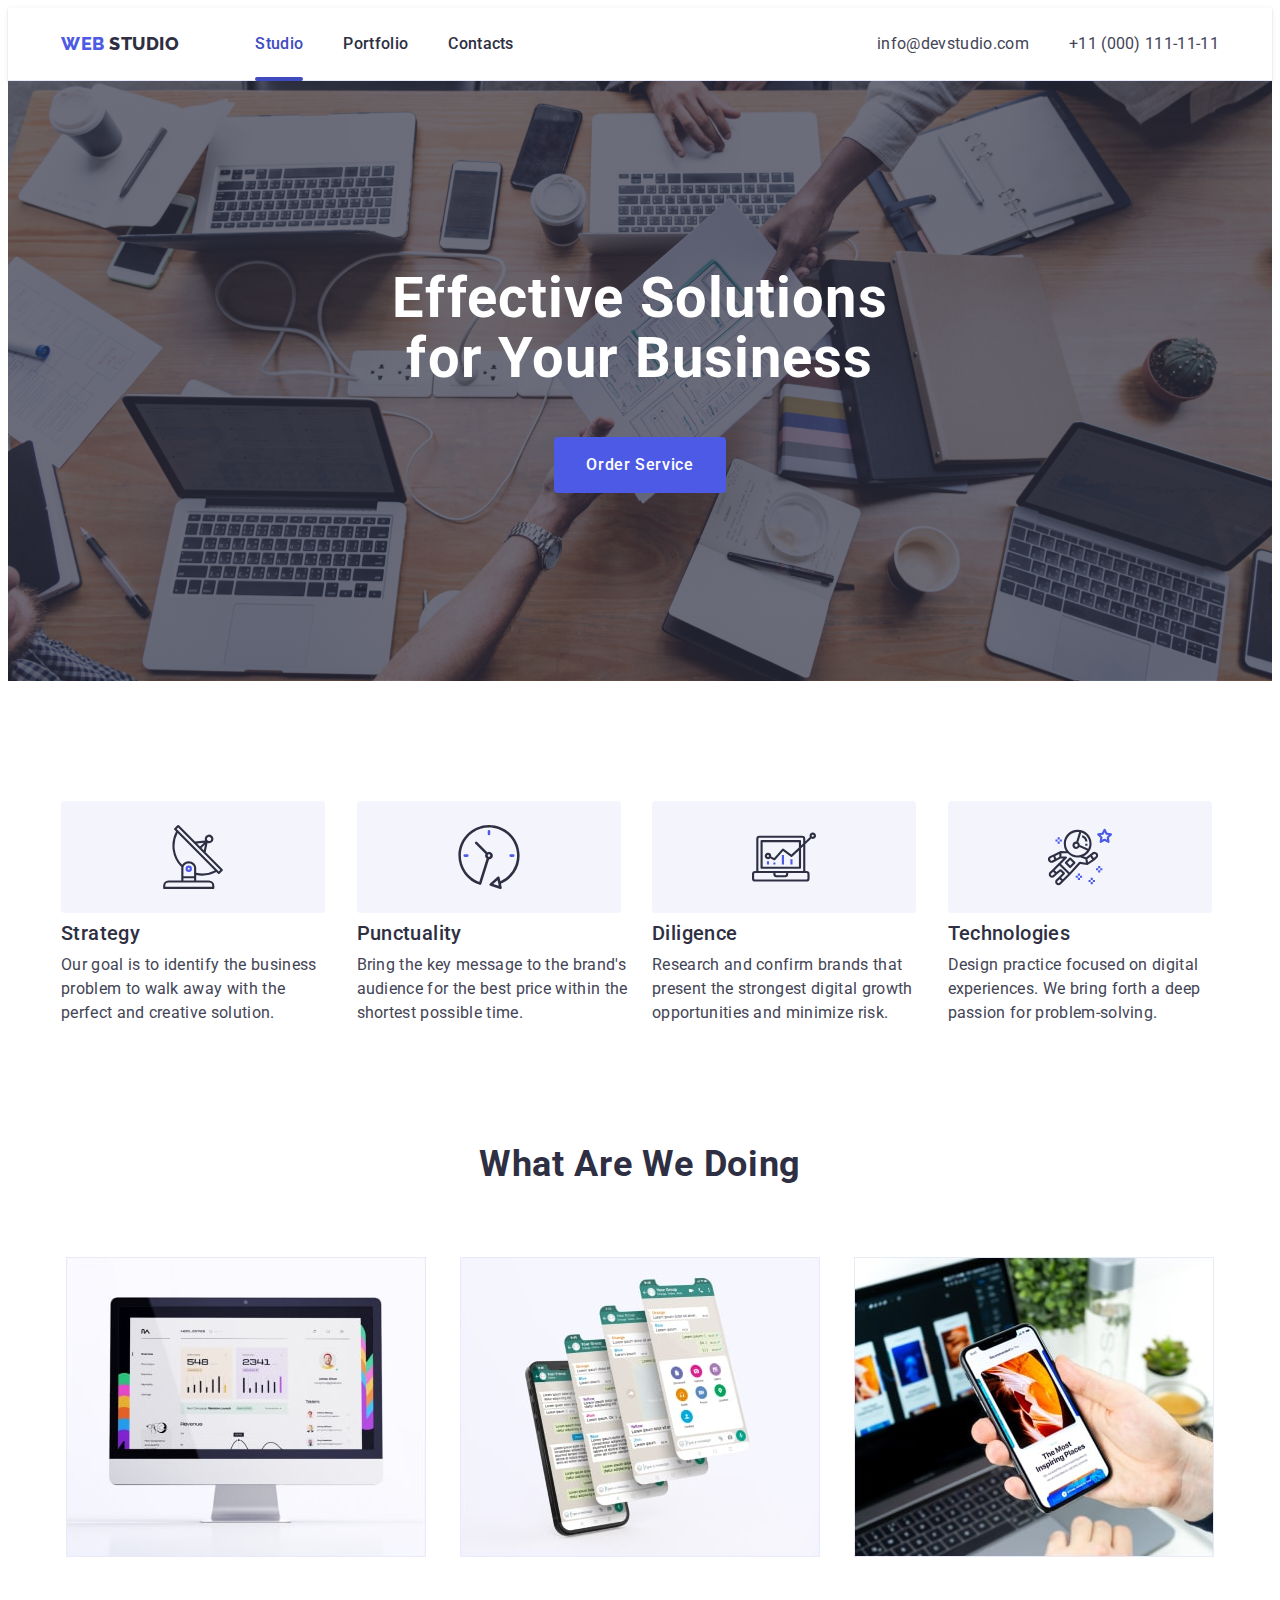
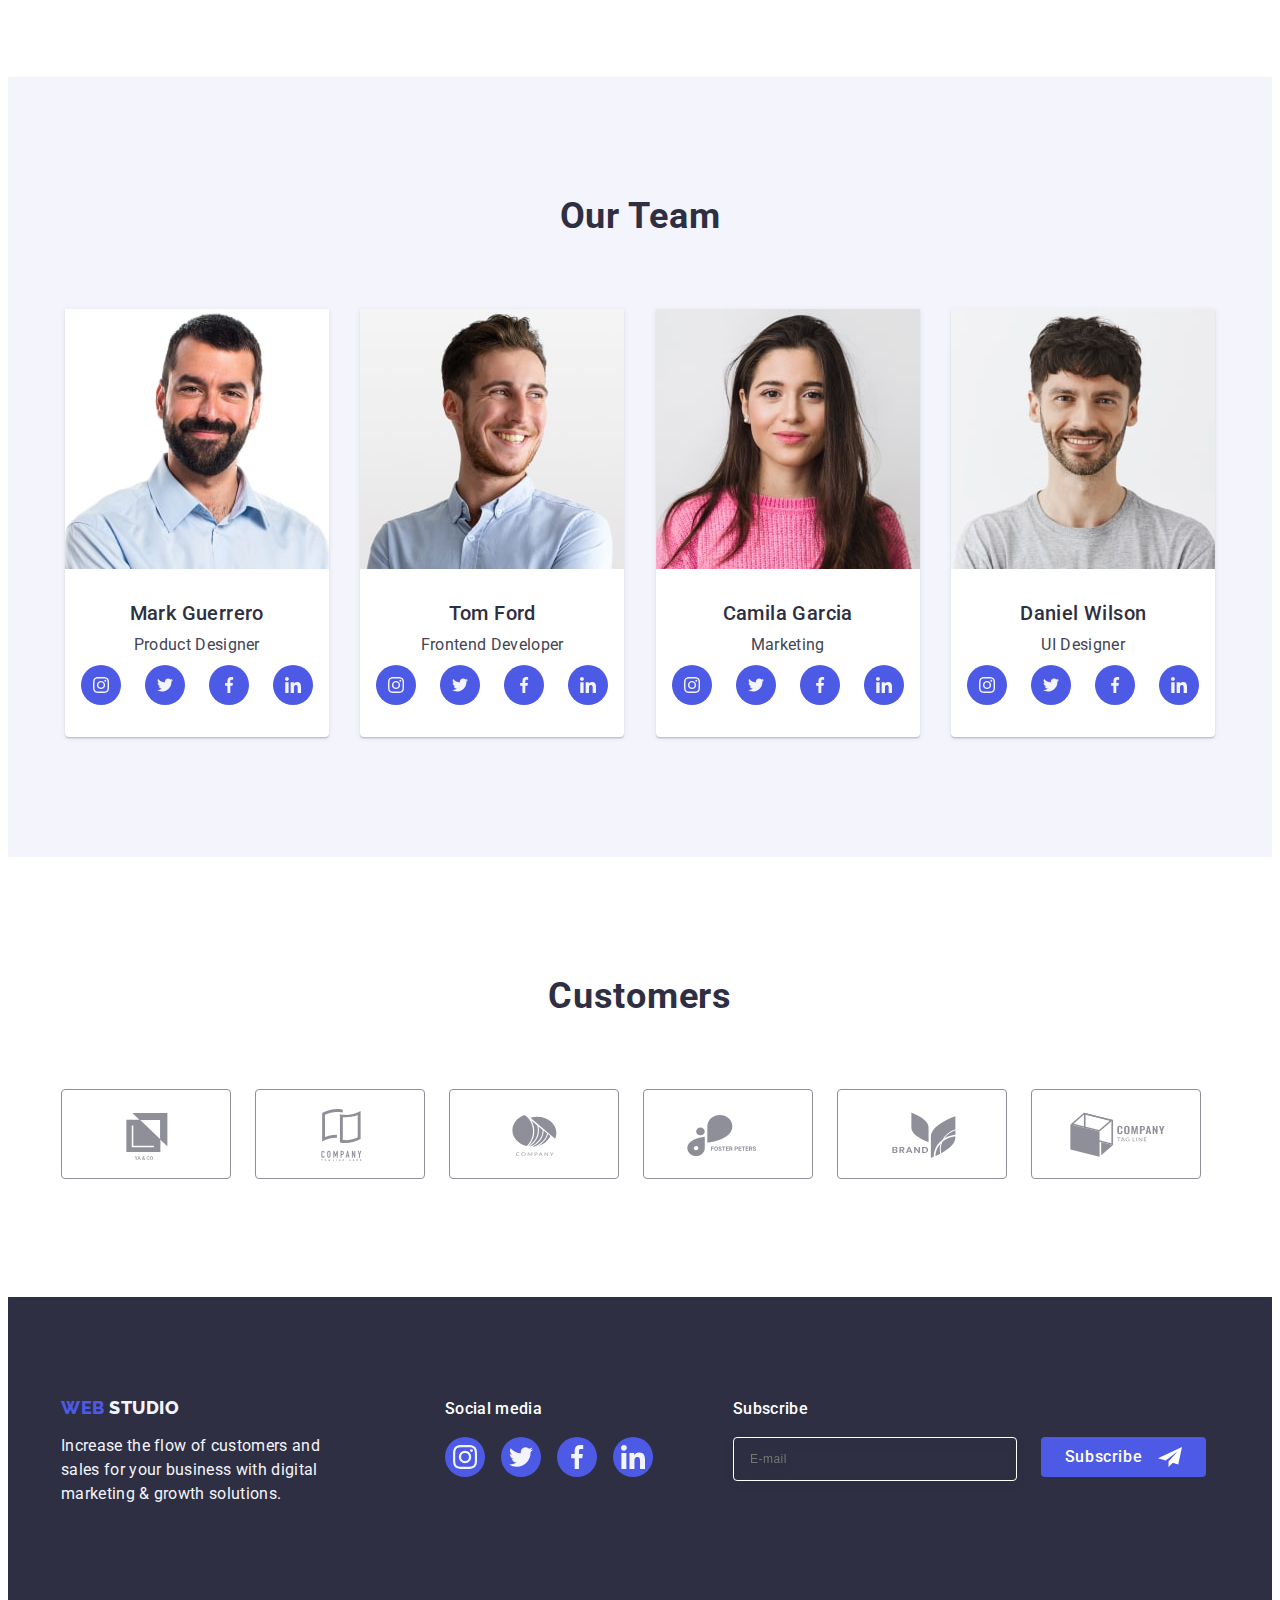
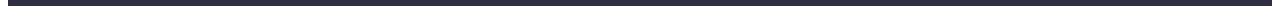
<file: index.html>
<!DOCTYPE html>
<html lang="en">
<head>
    <meta charset="UTF-8">
    <meta name="viewport" content="width=device-width, initial-scale=1.0">
    <title>Main Page</title>
    <link rel="stylesheet" href="https://cdnjs.cloudflare.com/ajax/libs/modern-normalize/2.0.0/modern-normalize.min.css" integrity="sha512-4xo8blKMVCiXpTaLzQSLSw3KFOVPWhm/TRtuPVc4WG6kUgjH6J03IBuG7JZPkcWMxJ5huwaBpOpnwYElP/m6wg==" crossorigin="anonymous" referrerpolicy="no-referrer" />

   
    <link rel="preconnect" href="https://fonts.googleapis.com">
    <link rel="preconnect" href="https://fonts.gstatic.com" crossorigin>
    <link href="https://fonts.googleapis.com/css2?family=Raleway:wght@800&family=Roboto:wght@400;500;700;900&display=swap" rel="stylesheet">
    <link rel="stylesheet" href="./css/styles.css">
    
</head>
<body>
    <header class="header">
       <div class="container header-container">
            <nav class="header-navigation">
                <a href="./index.html" class="logo link">
                    Web 
                    <span class="logo-studio">  Studio </span>
                </a>
                <ul class="header-menu link list ">
                    <li><a class="header-menu-link-link-current link current" href="./index.html">Studio</a> </li>
                    <li><a class="header-menu-link-link link" href="./portfolio.html">Portfolio</a> </li>
                    <li><a class="header-menu-link-link link" href="">Contacts</a> </li>
                </ul>
            </nav>
            <address class="header-address">
                <ul class="header-adres-list list">
                    <li >  
                        <a class="address-menu-link-link link" href="mailto:info@devstudio.com">info@devstudio.com</a> 
                    </li>
                    <li> <a class="address-menu-link-link link" href="tel:+110001111111"> +11 (000) 111-11-11</a> 
                    </li> 
                </ul>
            </address>
        </div> 
    </header>
    <main>
        <section class="section-one">
            <div class="container section-one-container">
                <h1 class="section-one-title" >Effective Solutions for Your Business</h1>
                <button type="button" class="section-one-btn" data-modal-open>Order Service</button> 
            </div>  
        </section>
        <section class="section-two"> 
            <div class="container">
                <h2 class="visually-hidden">section-two-header</h2>
                <ul class="section-two-list list">
                    <li class="section-two-list-item">
                        <div class="section-two-block">
                            <svg class="section-two-icon" width="64" height="64">
                            <use href="./images/icons.svg#icon-antenna1"></use>
                          </svg></div>
                        <h3 class="section-two-item">Strategy</h3>
                        <p class="section-two-item-text"> Our goal is to identify the business problem to walk away with the perfect and creative solution. </p>
                    </li>
                    <li class="section-two-list-item">
                        <div class="section-two-block">
                            <svg class="section-two-icon" width="64" height="64">
                            <use href="./images/icons.svg#icon-clock1"></use>
                          </svg></div>        
                        <h3 class="section-two-item">Punctuality</h3>
                        <p class="section-two-item-text"> Bring the key message to the brand's audience for the best price within the shortest possible time. </p>
                    </li>
                    <li class="section-two-list-item">
                        <div class="section-two-block">
                            <svg class="section-two-icon" width="64" height="64">
                            <use href="./images/icons.svg#icon-diagram1"></use>
                          </svg></div>
                        <h3 class="section-two-item">Diligence</h3>
                        <p class="section-two-item-text">  Research and confirm brands that present the strongest digital growth opportunities and minimize risk. </p>
                    </li>
                    <li class="section-two-list-item">
                        <div class="section-two-block">
                            <svg class="section-two-icon" width="64" height="64">
                            <use href="./images/icons.svg#icon-astronaut1"></use>
                          </svg></div>
                        <h3 class="section-two-item">Technologies</h3>
                        <p class="section-two-item-text"> Design practice focused on digital experiences. We bring forth a deep passion for problem-solving.</p>
                    </li> 
                </ul>
            </div>
        </section>
        <section class="wawd">
            <div class="container">  <h2 class="wawd-title">What are we doing</h2>   
                    <ul class="wawd-list list">
                        <li class="wawd-list-item">
                            <img  src="./images/img-2.1.jpg" alt="picture1" width="360"/>
                        </li>
                        <li class="wawd-list-item">
                            <img src="./images/img-2.2.jpg" alt="piture2" width="360"/>
                        </li>
                        <li class="wawd-list-item">
                            <img src="./images/img-2.3.jpg" alt="piture3" width="360"/>
                        </li>
                    </ul>
            </div>         
        </section>
        <section class="section-ot">
            <div class="container">  
                <h2 class="our-team-title">Our Team</h2>
                <ul class="section-ot-main-list list">
                    <li class="section-ot-list">
                        <img  src="./images/img-3.1.jpg" alt="Mark Guerrero" width="264"/>
                        <div class="about-worker"> 
                            <h3 class="our-team-subtitle">Mark Guerrero</h3>
                            <p class="our-team-text"> Product Designer </p>
                                <ul class="our-team-socials">
                                    <li class="our-team-socials-item list">
                                        <a  class="our-team-socials-link link"  href=""  aria-label="instagram"  target="_blank"   rel="noopener noreferrer">
                                            <svg class="header-socials-icon" width="16" height="16">
                                                <use href="./images/icons.svg#icon-instagram2"></use>
                                            </svg>
                                        </a>
                                    </li>
                                    <li class="our-team-socials-item list">  
                                        <a class="our-team-socials-link link"  href=""  aria-label="facebook" target="_blank"  rel="noopener noreferrer">
                                            <svg class="header-socials-icon" width="16" height="16">
                                                <use href="./images/icons.svg#icon-twitter1"></use>
                                            </svg>
                                        </a>
                                    </li>
                                    <li class="our-team-socials-item list">
                                          <a class="our-team-socials-link link" href="" aria-label="twitter" target="_blank" rel="noopener noreferrer">
                                            <svg class="header-socials-icon" width="16" height="16">
                                                <use href="./images/icons.svg#icon-facebook1"></use>
                                            </svg >
                                        </a>
                                    </li>
                                    <li class="our-team-socials-item list">
                                        <a class="our-team-socials-link link" href="" aria-label="twitter" target="_blank" rel="noopener noreferrer">
                                          <svg class="header-socials-icon" width="16" height="16">
                                              <use href="./images/icons.svg#icon-linkedin1"></use>
                                          </svg >
                                      </a>
                                    </li>
                                </ul>  
                        </div>
                    </li>
                    <li class="section-ot-list">
                        <img src="./images/img-3.2.jpg" alt="Tom Ford"  width="264"/>
                        <div class="about-worker">
                            <h3 class="our-team-subtitle">Tom Ford</h3>
                            <p class="our-team-text"> Frontend Developer </p>
                                <ul class="our-team-socials">
                                    <li class="our-team-socials-item list">
                                        <a  class="our-team-socials-link link"  href=""  aria-label="instagram"  target="_blank"   rel="noopener noreferrer">
                                            <svg class="header-socials-icon" width="16" height="16">
                                                <use href="./images/icons.svg#icon-instagram2"></use>
                                            </svg>
                                        </a>
                                    </li>
                                    <li class="our-team-socials-item list">  
                                        <a class="our-team-socials-link link"  href=""  aria-label="facebook" target="_blank"  rel="noopener noreferrer">
                                            <svg class="header-socials-icon" width="16" height="16">
                                                <use href="./images/icons.svg#icon-twitter1"></use>
                                            </svg>
                                        </a>
                                    </li>
                                    <li class="our-team-socials-item list">
                                        <a class="our-team-socials-link link" href="" aria-label="twitter" target="_blank" rel="noopener noreferrer">
                                            <svg class="header-socials-icon" width="16" height="16">
                                                <use href="./images/icons.svg#icon-facebook1"></use>
                                            </svg >
                                        </a>
                                    </li>
                                    <li class="our-team-socials-item list">
                                        <a class="our-team-socials-link link" href="" aria-label="twitter" target="_blank" rel="noopener noreferrer">
                                        <svg class="header-socials-icon" width="16" height="16">
                                            <use href="./images/icons.svg#icon-linkedin1"></use>
                                        </svg >
                                    </a>
                                    </li>
                                </ul> 

                        </div>
                    </li>
                    <li class="section-ot-list">
                        <img src="./images/img-3.3.jpg" alt="Camila Garcia" width="264"/>
                        <div class="about-worker">
                            <h3 class="our-team-subtitle">Camila Garcia</h3>
                            <p class="our-team-text"> Marketing </p>
                                <ul class="our-team-socials">
                                    <li class="our-team-socials-item list">
                                        <a  class="our-team-socials-link link"  href=""  aria-label="instagram"  target="_blank"   rel="noopener noreferrer">
                                            <svg class="header-socials-icon" width="16" height="16">
                                                <use href="./images/icons.svg#icon-instagram2"></use>
                                            </svg>
                                        </a>
                                    </li>
                                    <li class="our-team-socials-item list">  
                                        <a class="our-team-socials-link link"  href=""  aria-label="facebook" target="_blank"  rel="noopener noreferrer">
                                            <svg class="header-socials-icon" width="16" height="16">
                                                <use href="./images/icons.svg#icon-twitter1"></use>
                                            </svg>
                                        </a>
                                    </li>
                                    <li class="our-team-socials-item list">
                                        <a class="our-team-socials-link link" href="" aria-label="twitter" target="_blank" rel="noopener noreferrer">
                                            <svg class="header-socials-icon" width="16" height="16">
                                                <use href="./images/icons.svg#icon-facebook1"></use>
                                            </svg >
                                        </a>
                                    </li>
                                    <li class="our-team-socials-item list">
                                        <a class="our-team-socials-link link" href="" aria-label="twitter" target="_blank" rel="noopener noreferrer">
                                        <svg class="header-socials-icon" width="16" height="16">
                                            <use href="./images/icons.svg#icon-linkedin1"></use>
                                        </svg >
                                    </a>
                                    </li>
                                </ul> 
                        </div>
                    </li>
                    <li class="section-ot-list">
                        <img src="./images/img-3.4.jpg" alt="Daniel Wilson" width="264"/>
                        <div class="about-worker">
                            <h3 class="our-team-subtitle">Daniel Wilson</h3>
                            <p class="our-team-text"> UI Designer </p>
                                <ul class="our-team-socials">
                                    <li class="our-team-socials-item list">
                                        <a  class="our-team-socials-link link"  href=""  aria-label="instagram"  target="_blank"   rel="noopener noreferrer">
                                            <svg class="header-socials-icon" width="16" height="16">
                                                <use href="./images/icons.svg#icon-instagram2"></use>
                                            </svg>
                                        </a>
                                    </li>
                                    <li class="our-team-socials-item list">  
                                        <a class="our-team-socials-link link"  href=""  aria-label="facebook" target="_blank"  rel="noopener noreferrer">
                                            <svg class="header-socials-icon" width="16" height="16">
                                                <use href="./images/icons.svg#icon-twitter1"></use>
                                            </svg>
                                        </a>
                                    </li>
                                    <li class="our-team-socials-item list">
                                        <a class="our-team-socials-link link" href="" aria-label="twitter" target="_blank" rel="noopener noreferrer">
                                            <svg class="header-socials-icon" width="16" height="16">
                                                <use href="./images/icons.svg#icon-facebook1"></use>
                                            </svg >
                                        </a>
                                    </li>
                                    <li class="our-team-socials-item list">
                                        <a class="our-team-socials-link link" href="" aria-label="twitter" target="_blank" rel="noopener noreferrer">
                                        <svg class="header-socials-icon" width="16" height="16">
                                            <use href="./images/icons.svg#icon-linkedin1"></use>
                                        </svg >
                                    </a>
                                    </li>
                                </ul> 
                        </div>
                    </li>
                </ul>
            </div>     
        </section>
       <section class="customers">
            <div class="container">
            <h2 class="customers-title">Customers</h2>
            <ul class="customers-list">
                <li class="customers-list-item list">
                <a href="" class="customers-link link">
                    <svg class="customers-icon" width="104" height="56">
                    <use href="./images/icons.svg#icon-client1"></use>
                    </svg>
                </a>
                </li>
                <li class="customers-list-item list">
                <a href="" class="customers-link link">
                    <svg class="customers-icon" width="104" height="56">
                    <use href="./images/icons.svg#icon-client2"></use>
                    </svg>
                </a>
                </li>
                <li class="customers-list-item list">
                <a href="" class="customers-link link">
                    <svg class="customers-icon" width="104" height="56">
                    <use href="./images/icons.svg#icon-client3"></use>
                    </svg>
                </a>
                </li>
                <li class="customers-list-item list">
                <a href="" class="customers-link link">
                    <svg class="customers-icon" width="104" height="56">
                    <use href="./images/icons.svg#icon-client4"></use>
                    </svg>
                </a>
                </li>
                <li class="customers-list-item list">
                <a href="" class="customers-link link">
                    <svg class="customers-icon" width="104" height="56">
                    <use href="./images/icons.svg#icon-client5"></use>
                    </svg>
                </a>
                </li>
                <li class="customers-list-item list">
                <a href="" class="customers-link link">
                    <svg class="customers-icon" width="104" height="56">
                    <use href="./images/icons.svg#icon-client6"></use>
                    </svg>
                </a>
                </li>
            </ul>
            </div>
        
        </section>
    </main>
    <footer class="footer">
        <div class="container footer-div">
            <div class="footer-logo-p-div">  
                <a href="./index.html" class="footer-logo link">Web
                    <span class="logo-studio-footer">Studio</span>
                </a>
                <p class="footer-text">Increase the flow of customers and sales for your business with digital marketing & growth solutions.</p>
            </div> 
            <div class="footer-social-media">
                <p class="footer-social">Social media</p>
                <ul class="footer-socials-list">
                    <li class="footer-list-item list">
                        <a href="" class="footer-social-link link"
                        ><svg class="footer-icon" width="24" height="24">
                            <use href="./images/icons.svg#icon-instagram2"></use></svg ></a>
                    </li>
                    <li class="footer-list-item list">
                        <a href="" class="footer-social-link link"
                        ><svg class="footer-icon" width="24" height="24">
                            <use href="./images/icons.svg#icon-twitter1"></use></svg   ></a>
                    </li>
                    <li class="footer-list-item list">
                        <a href="" class="footer-social-link link"
                        ><svg class="footer-icon" width="24" height="24">
                            <use href="./images/icons.svg#icon-facebook1"></use></svg ></a>
                    </li>
                    <li class="footer-list-item list">
                        <a href="" class="footer-social-link link"
                        ><svg class="footer-icon" width="24" height="24">
                            <use href="./images/icons.svg#icon-linkedin1"></use></svg></a>
                    </li>
                </ul>
            </div>
            <div class="form-footer-div">    
                <p class="form-footer-subscribe">Subscribe</p>  
                <form name="email" class="footer-form">   
                  <label for="email" class="footer-label">  
                    <input type="email"  name="email"  id="email" class="footer-email" placeholder="E-mail"
                    />
                  </label>
                  <button type="submit" class="form-footer-button">    
                    Subscribe
                    <svg class="form-footer-icon-send" width="24" height="24">  
                      <use href="./images/icons.svg#icon-send"></use>
                    </svg>
                  </button>
                </form>
            </div>
        </div> 
    </footer>
    <div class="backdrop is-hidden" data-modal>
        <div class="modal">
            <button type="button" class="modal-close-btn" data-modal-close>
                <svg class="modal-icon" width="24" height="24">
                    <use href="./images/icons.svg#icon-close-1"></use>
                </svg>
            </button>
            <p class="modal-title">Leave your contacts and we will call you back</p>
            <form>
                <div class="data-form-container">
                    <label for="user-name" class="data-label">Name</label>
                    <div class="data-form">
                      <input class="data-type-text" type="text" name="user-name" id="user-name"/>
                      <svg class="input-icon" width="18" height="24">
                        <use href="./images/icons.svg#icon-person"></use>
                      </svg>
                    </div>
                </div>
                <div class="data-form-container">
                    <label for="phone-number" class="data-label">Phone</label>
                    <div class="data-form">
                      <input  class="data-type-text" type="text" name="phone-number" id="phone-number"/>
                      <svg class="input-icon" width="18" height="24">
                        <use href="./images/icons.svg#icon-phone"></use>
                      </svg>
                    </div>
                </div>
                <div class="data-form-container">
                    <label for="data-email" class="data-label">Email</label>
                    <div class="data-form">
                        <input class="data-type-text" type="email" name="email" id="data-email"/>
                        <svg class="input-icon" width="18" height="24">
                            <use href="./images/icons.svg#icon-email"></use>
                        </svg>
                    </div>
                  </div>
                  <div class="data-form-textarea">
                        <label for="user-comment" class="data-label">Comment </label>
                        <textarea class="data-textarea" name="user-comment" id="user-comment" placeholder="Text input" cols="30" rows="10"></textarea>
                  </div>
                   <div class="data-privacy"> 
                    <input type="checkbox" name="user-privacy" id="user-privacy" value="true" class="visually-hidden input-checkbox"/>
                    <label for="user-privacy" class="user-privacy">
                        <span class="data-check-svg">
                            <svg class="check-icon" width="10" height="8">
                                <use href="./images/icons.svg#icon-check"></use>
                            </svg>
                        </span>I accept the terms and conditions of the <a href="" class="privacy-link">Privacy Policy</a>
                     </label>
                 </div>
                 <button type="submit" class="button-send">send</button>
            </form>
        </div>
    </div>
    <script src="./js/modal.js">
    </script> 
</body>
</html>
</file>
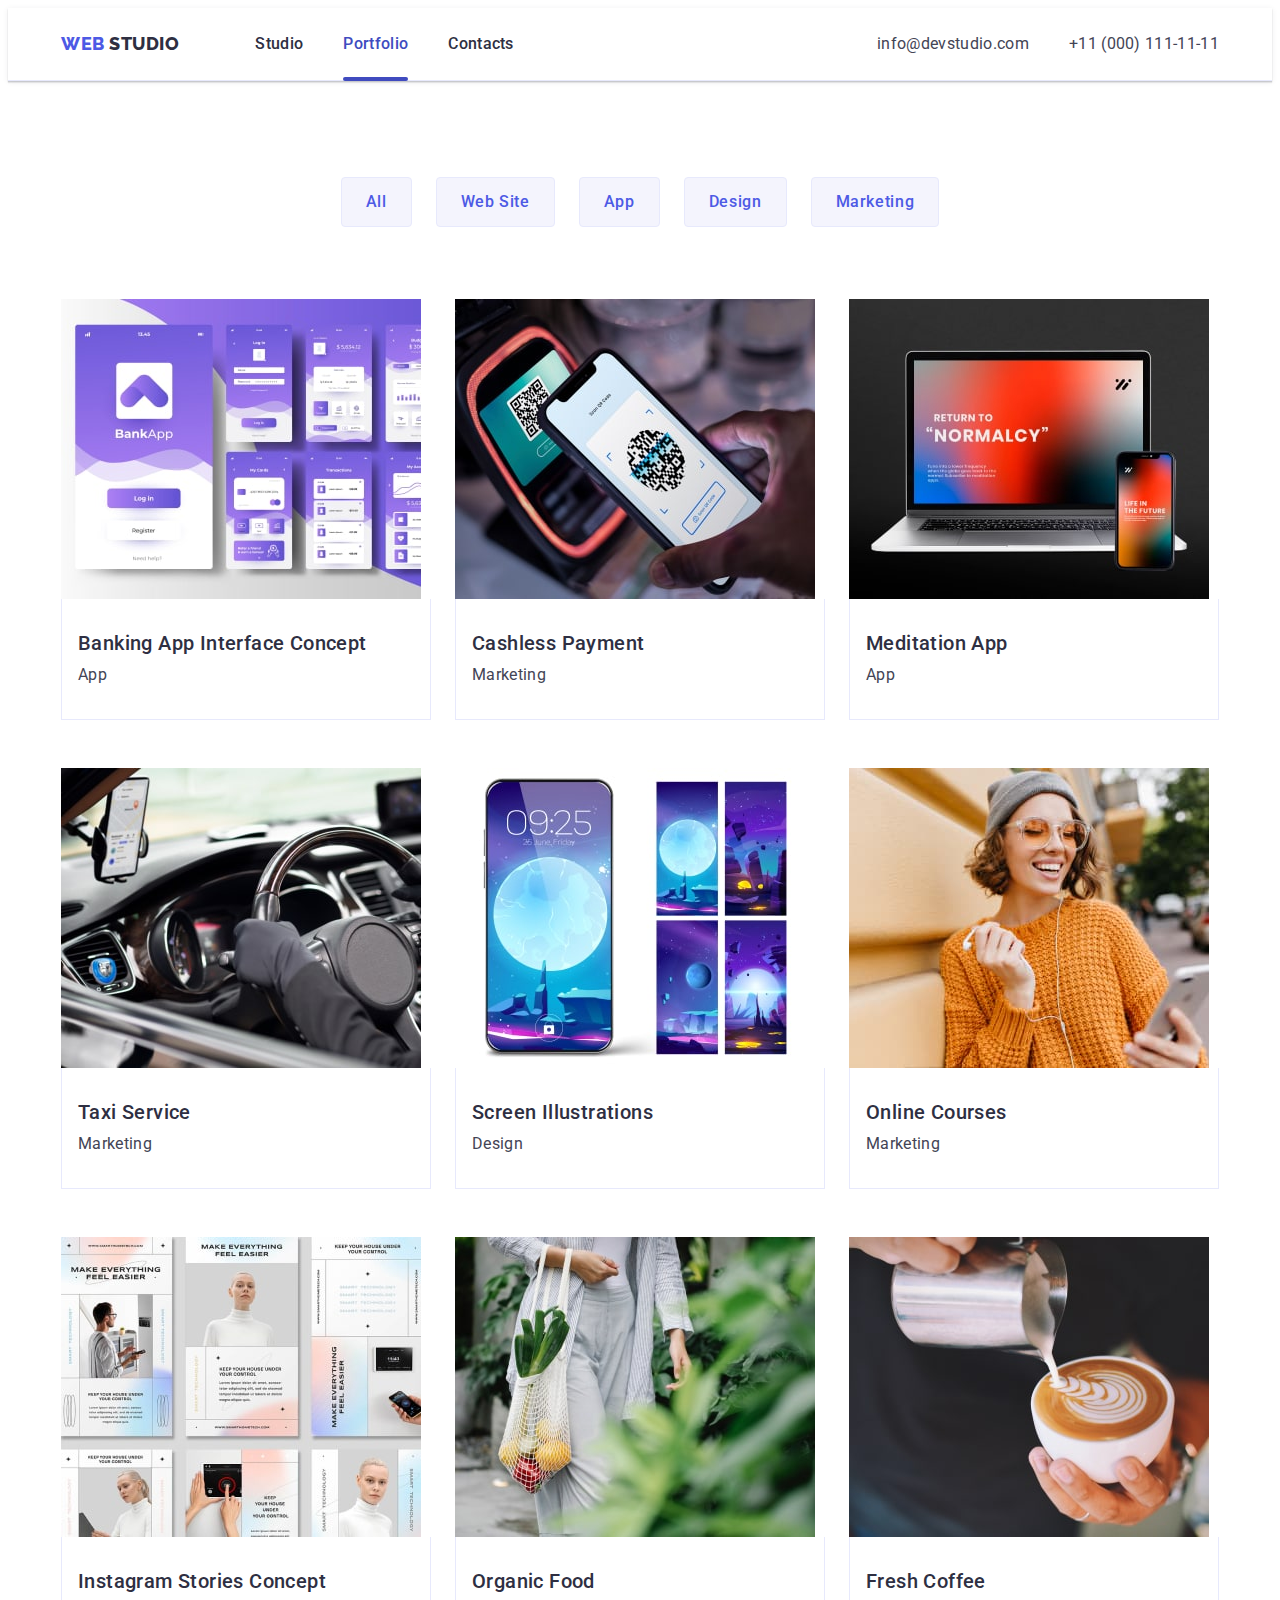
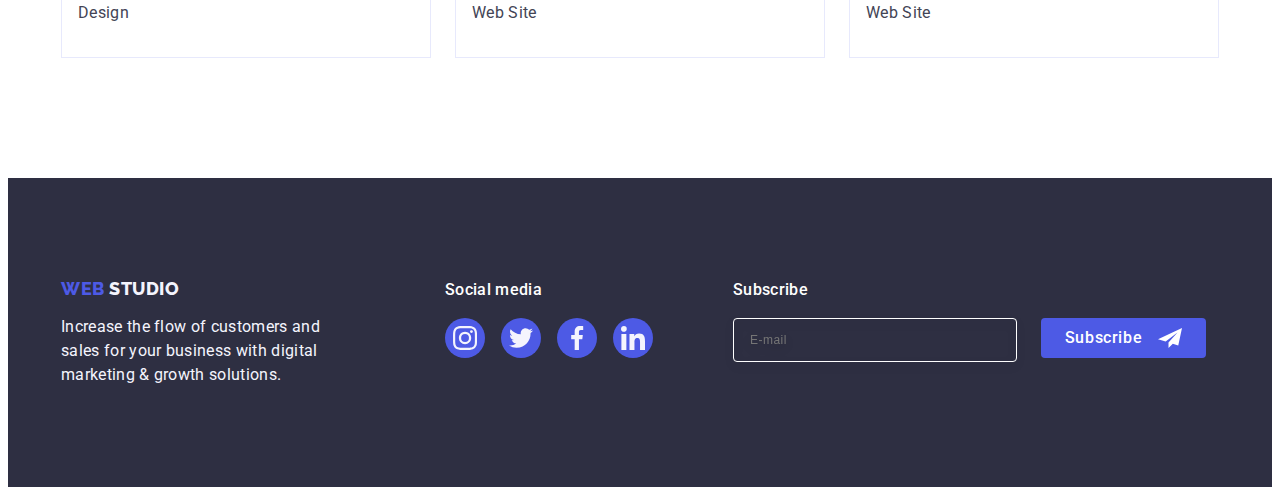
<file: portfolio.html>
<!DOCTYPE html>
<html lang="en">
<head>
    <meta charset="UTF-8">
    <meta name="viewport" content="width=device-width, initial-scale=1.0">
    <title>Portfolio</title>
    <link rel="stylesheet" href="https://cdnjs.cloudflare.com/ajax/libs/modern-normalize/2.0.0/modern-normalize.min.css" integrity="sha512-4xo8blKMVCiXpTaLzQSLSw3KFOVPWhm/TRtuPVc4WG6kUgjH6J03IBuG7JZPkcWMxJ5huwaBpOpnwYElP/m6wg==" crossorigin="anonymous" referrerpolicy="no-referrer" />

    
    <link rel="preconnect" href="https://fonts.googleapis.com">
    <link rel="preconnect" href="https://fonts.gstatic.com" crossorigin>
    <link href="https://fonts.googleapis.com/css2?family=Raleway:wght@800&family=Roboto:wght@400;500;700;900&display=swap" rel="stylesheet">
    <link rel="stylesheet" href="./css/styles.css">

</head>
<body>
    <header class="header">
        <div class="container header-container">
            <nav class="header-navigation">
                <a href="./index.html" class="logo link">
                    Web 
                    <span class="logo-studio">  Studio </span>
                </a>
                <ul class="header-menu link list ">
                    <li><a class="header-menu-link-link link" href="./index.html">Studio</a> </li>
                    <li><a class="header-menu-link-link-current link current " href="./portfolio.html">Portfolio</a> </li>
                    <li><a class="header-menu-link-link link" href="">Contacts</a> </li>
                </ul>
            </nav>
            <address class="header-address">
                <ul class="header-adres-list list">
                    <li >  
                        <a class="address-menu-link-link link" href="mailto:info@devstudio.com">info@devstudio.com</a> 
                    </li>
                    <li> <a class="address-menu-link-link link" href="tel:+110001111111"> +11 (000) 111-11-11</a> 
                    </li> 
                </ul>
            </address>
        </div>
     </header>    
    <main>
        <section class="section-portfolio">
            <div class="container">
                <h1 class="visually-hidden">page-header</h1>
                <ul class="p-two-btn-list list">
                    <li><button type="button" class="services-menu-btn">All</button></li>
                    <li><button type="button" class="services-menu-btn">Web Site</button></li>
                    <li><button type="button" class="services-menu-btn">App</button></li>
                    <li><button type="button" class="services-menu-btn">Design</button></li>
                    <li><button type="button" class="services-menu-btn">Marketing</button></li>
                </ul>   
                <ul class="p-two-services list">
                    <li class="p-two-services-list">
                            <a  href="" class="p-two-services-link link"> 
                                <div class="p-two-services-list-div">
                                    <img src="./images/p21.jpg" alt="Banking App Interface Concept" width= "360"/>
                                    <p  class="portfolio-cover-picture-text"> 14 Stylish and User-Friendly App Design Concepts · Task Manager App · Calorie Tracker App · Exotic Fruit Ecommerce App · Cloud Storage App</p>        
                                </div> 
                                <div class="portfolio-list-explain">
                                    <h2 class="services-menu-list-item-title">Banking App Interface Concept</h2>
                                    <p class="services-menu-list-item-text"> App </p>
                                </div>
                            </a>
                    </li> 
                    <li class="p-two-services-list">
                        <a href="" class="p-two-services-link link ">
                            <div class="p-two-services-list-div">     
                                <img src="./images/p22.jpg" alt="Cashless Payment" width= "360"/>
                                <p  class="portfolio-cover-picture-text"> 14 Stylish and User-Friendly App Design Concepts · Task Manager App · Calorie Tracker App · Exotic Fruit Ecommerce App · Cloud Storage App</p>
                            </div>
                            <div class="portfolio-list-explain">
                                    <h2 class="services-menu-list-item-title">Cashless Payment</h2>
                                    <p class="services-menu-list-item-text"> Marketing </p>        
                            </div>   
                        </a>
                    </li>
                    <li class="p-two-services-list">
                        <a href="" class="p-two-services-link link">
                        <div class="p-two-services-list-div"> 
                            <img src="./images/p23.jpg" alt="Meditation App" width= "360"/>
                            <p  class="portfolio-cover-picture-text"> 14 Stylish and User-Friendly App Design Concepts · Task Manager App · Calorie Tracker App · Exotic Fruit Ecommerce App · Cloud Storage App</p>
                        </div>
                            <div class="portfolio-list-explain">
                                <h2 class="services-menu-list-item-title">Meditation App</h2>
                                <p class="services-menu-list-item-text"> App </p>
                            </div>
                        </a>
                    </li>
                     <li class="p-two-services-list">
                        <a  href="" class="p-two-services-link link">
                        <div class="p-two-services-list-div">     
                            <img src="./images/p24.jpg" alt="Taxi Service" width= "360"/>
                            <p  class="portfolio-cover-picture-text"> 14 Stylish and User-Friendly App Design Concepts · Task Manager App · Calorie Tracker App · Exotic Fruit Ecommerce App · Cloud Storage App</p>
                        </div>
                            <div class="portfolio-list-explain">
                                <h2 class="services-menu-list-item-title">Taxi Service</h2>
                                <p class="services-menu-list-item-text"> Marketing </p>
                            </div>
                        </a>
                    </li>
                     <li class="p-two-services-list">
                        <a  href="" class="p-two-services-link link">
                        <div class="p-two-services-list-div">    
                            <img src="./images/p25.jpg" alt="Screen Illustrations" width= "360"/>
                            <p  class="portfolio-cover-picture-text"> 14 Stylish and User-Friendly App Design Concepts · Task Manager App · Calorie Tracker App · Exotic Fruit Ecommerce App · Cloud Storage App</p>
                        </div>
                            <div class="portfolio-list-explain">
                                <h2 class="services-menu-list-item-title">Screen Illustrations</h2>
                                <p class="services-menu-list-item-text"> Design </p>
                            </div>
                        </a>
                    </li>
                    <li class="p-two-services-list">
                        <a  href="" class="p-two-services-link link">
                        <div class="p-two-services-list-div">     
                            <img src="./images/p26.jpg" alt="Online Courses" width= "360"/>
                            <p  class="portfolio-cover-picture-text"> 14 Stylish and User-Friendly App Design Concepts · Task Manager App · Calorie Tracker App · Exotic Fruit Ecommerce App · Cloud Storage App</p>
                        </div>
                            <div class="portfolio-list-explain">
                                <h2 class="services-menu-list-item-title">Online Courses</h2>
                                <p class="services-menu-list-item-text"> Marketing </p>
                            </div>
                        </a>
                    </li>                    
                    <li class="p-two-services-list">
                        <a  href="" class="p-two-services-link link">
                        <div class="p-two-services-list-div">    
                            <img src="./images/p27.jpg" alt="Instagram Stories Concept" width= "360"/>
                            <p  class="portfolio-cover-picture-text"> 14 Stylish and User-Friendly App Design Concepts · Task Manager App · Calorie Tracker App · Exotic Fruit Ecommerce App · Cloud Storage App</p>
                        </div>
                            <div class="portfolio-list-explain">
                                <h2 class="services-menu-list-item-title">Instagram Stories Concept</h2>
                                <p class="services-menu-list-item-text"> Design </p>
                            </div>
                        </a>
                    </li>
                    <li class="p-two-services-list">
                        <a  href="" class="p-two-services-link link">
                        <div class="p-two-services-list-div">    
                            <img src="./images/p28.jpg" alt="Organic Food" width= "360"/>
                            <p  class="portfolio-cover-picture-text"> 14 Stylish and User-Friendly App Design Concepts · Task Manager App · Calorie Tracker App · Exotic Fruit Ecommerce App · Cloud Storage App</p>
                        </div>
                            <div class="portfolio-list-explain">
                                <h2 class="services-menu-list-item-title">Organic Food</h2>
                                <p class="services-menu-list-item-text"> Web Site </p>
                            </div>
                        </a>
                    </li>    
                    <li class="p-two-services-list">
                        <a  href="" class="p-two-services-link link">
                        <div class="p-two-services-list-div">  
                            <img src="./images/p29.jpg" alt="Fresh Coffee" width= "360"/>
                            <p  class="portfolio-cover-picture-text"> 14 Stylish and User-Friendly App Design Concepts · Task Manager App · Calorie Tracker App · Exotic Fruit Ecommerce App · Cloud Storage App</p>
                        </div>
                            <div class="portfolio-list-explain">
                                <h2 class="services-menu-list-item-title">Fresh Coffee</h2>
                                <p class="services-menu-list-item-text"> Web Site </p>
                            </div>
                        </a>
                    </li>
                </ul>     
            </div>            
        </section>
    </main>
    <footer class="footer">
        <div class="container footer-div">
            <div class="footer-logo-p-div">  
                <a href="./index.html" class="footer-logo link">Web
                    <span class="logo-studio-footer">Studio</span>
                </a>
                <p class="footer-text">Increase the flow of customers and sales for your business with digital marketing & growth solutions.</p>
            </div> 
            <div class="footer-social-media">
                <p class="footer-social">Social media</p>
                <ul class="footer-socials-list">
                <li class="footer-list-item list">
                    <a href="" class="footer-social-link link"
                    ><svg class="footer-icon" width="24" height="24">
                        <use href="./images/icons.svg#icon-instagram2"></use></svg ></a>
                </li>
                <li class="footer-list-item list">
                    <a href="" class="footer-social-link link"
                    ><svg class="footer-icon" width="24" height="24">
                        <use href="./images/icons.svg#icon-twitter1"></use></svg   ></a>
                </li>
                <li class="footer-list-item list">
                    <a href="" class="footer-social-link link"
                    ><svg class="footer-icon" width="24" height="24">
                        <use href="./images/icons.svg#icon-facebook1"></use></svg ></a>
                </li>
                <li class="footer-list-item list">
                    <a href="" class="footer-social-link link"
                    ><svg class="footer-icon" width="24" height="24">
                        <use href="./images/icons.svg#icon-linkedin1"></use></svg></a>
                </li>
                </ul>
            </div>
            <div class="form-footer-div">    
                <p class="form-footer-subscribe">Subscribe</p>  
                <form name="email" class="footer-form">    
                  <label for="email" class="footer-label">  
                    <input type="email"  name="email"  id="email" class="footer-email" placeholder="E-mail"
                    />
                  </label>
                  <button type="submit" class="form-footer-button">   
                    Subscribe
                    <svg class="form-footer-icon-send" width="24" height="24">  
                      <use href="./images/icons.svg#icon-send"></use>
                    </svg>
                  </button>
                </form>
            </div>
        </div>      
    </footer>
</body>
</html>
</file>
<file: css/styles.css>
:root {
  --white-cl: #ffffff;
  --color-logo:#4D5AE5;
  --color-black:#2E2F42;
  --color-background:#F4F4FD; 
  --color-434455:#434455;
  --color-e7e9fc: #e7e9fc;
}

p, h1 ,h2 ,h3 ,h4 ,h5 ,h6 {
margin-top: 0;
margin-bottom:0;
}

ul, ol {
margin-top: 0;
margin-bottom: 0;
padding-left: 0;
}

img{
  display:block;
}

body {
    font-family: 'Roboto', sans-serif;
    color: #434455;
    background: var(--white-cl);
    } 

.link { 
text-decoration:none;
}

.list {
  list-style: none;
}

.container { 
  width:100%;
  max-width: 1158px; 
  padding: 0 15px; 
  margin: 0 auto;
  }

.visually-hidden {
    position: absolute;
    width: 1px;
    height: 1px;
    margin: -1px;
    border: 0;
    padding: 0;
    white-space: nowrap;
    clip-path: inset(100%);
    clip: rect(0 0 0 0);
    overflow: hidden;
}

/*---Header-----*/
.header{
border-bottom: 1px solid #e7e9fc;
box-shadow: 0px 2px 1px rgba(46, 47, 66, 0.08), 0px 1px 1px rgba(46, 47, 66, 0.16), 0px 1px 6px rgba(46, 47, 66, 0.08); 
}

.header-container{
  display: flex;
}

.header-navigation{
  display: flex; 
  align-items: center;
}

.header-adres-list {
  display: flex;
  gap: 40px;
}

/*header-logo*/
.logo {
color:var(--color-logo); 
font-family: Raleway, sans-serif; 
font-size: 18px;
font-style: normal;
font-weight: 800;
line-height: 1.17;
letter-spacing: 0.54px;
text-transform: uppercase;
margin-right: 76px;

}
/*header-logo-link*/
.logo-studio{
color:var(--color-black);
font-family: Raleway, sans-serif;
font-size: 18px;
font-style: normal;
font-weight: 800;
line-height: 1.17;
letter-spacing: 0.54px;
text-transform: uppercase;
}

.header-menu {
 display: flex; 
 gap: 40px;
}

.current {
position: relative;
color: #404bbf;
}

.current::after {
  content: '';
  position: absolute;
  left:0;
  width:100%;
  height: 4px;
  background-color: #404BBF;
  bottom: -1px;
  border-radius:2px; 
}

.header-menu-link-link {
  position: relative;
  display: block;
  color: #2E2F42;
  font-family: Roboto;
  font-size: 16px;
  font-style: normal;
  font-weight: 500;
  line-height: 1.5;
  letter-spacing: 0.02em;
  padding: 24px 0;
  transition: color 250ms cubic-bezier(0.4, 0, 0.2, 1);
}

.header-menu-link-link-current {
  position: relative;
  display: block;
  color: #404bbf;
  font-family: Roboto;
  font-size: 16px;
  font-style: normal;
  font-weight: 500;
  line-height: 1.5;
  letter-spacing: 0.02em;
  padding: 24px 0;
  transition: color 250ms cubic-bezier(0.4, 0, 0.2, 1);
}

.header-menu-link-link:hover, .header-menu-link-link:focus {
  color:#404BBF;
}

.header-address{
font-style:normal;
margin-left: auto;
display: flex;
align-items: center;
}

.header-adres-list{
  font-family: Roboto;
  font-size: 16px;
  font-style: normal;
  font-weight: 400;
  line-height: 1.5;
  letter-spacing: 0.32px;   
}

.address-menu-link-link{
  color: #434455;
  font-family: Roboto;
  font-size: 16px;
  font-style: normal;
  font-weight: 400;
  line-height: 1.5;
  letter-spacing: 0.32px; 
  transition: color 250ms cubic-bezier(0.4, 0, 0.2, 1); 
}

.address-menu-link-link:hover, .address-menu-link-link:focus {
  color: #404BBF;
}

/*---Section-one-----*/
.section-one{ 
padding: 188px 0;
background: #2E2F42;
background-image: linear-gradient( rgba(46, 47, 66, 0.7), rgba(46, 47, 66, 0.7)), url(../images/people-office11.jpg); 
max-width: 1440px;
background-size: cover;
background-repeat: no-repeat;
background-position: center;
margin-left: auto;
margin-right: auto;
}

.section-one-container{
margin: 0 auto;
}

.section-one-title {
  color: #FFF;
  text-align: center;
  font-family: Roboto;
  font-size: 56px;
  font-style: normal;
  font-weight: 700;
  line-height: 1.07;
  letter-spacing: 1.12px;
  max-width: 496px;
  margin-left: auto;
  margin-right: auto;
}

.section-one-btn {
  color: #FFF;
  background: #4D5AE5;
  font-family: Roboto, sans-serif;
  font-size: 16px;
  font-style: normal;
  font-weight: 500;
  line-height: 1.5;
  letter-spacing: 0.64px;
  padding: 16px 32px;
  border-radius: 4px;
  cursor: pointer;
  border:none;
  margin-top:  48px;
  margin-left: auto;
  margin-right: auto;
  display: block;
  min-width: 169px;
  transition: background-color 250ms cubic-bezier(0.4, 0, 0.2, 1);
}

.section-one-btn:hover, .section-one-btn:focus {
  background-color: #404BBF;
}

/*----section-two (Effective Solutions for Your Business)-----*/
.section-two {
  padding: 120px 0;  
}

.section-two-list{
  display: flex;
  gap:24px;
}

.section-two-list-item{
  width: calc((100% - 24px*3)/4);
}

.section-two-block {
display: flex;
align-items: center;
justify-content: center;
width: 264px;
height: 112px;
border-radius: 4px;
margin-bottom: 32px;
background-color: #f4f4fd;
margin-bottom: 8px;
}

.section-two-item {
  color:#2E2F42;
  font-family: Roboto;
  font-size: 20px;
  font-style: normal;
  font-weight: 500;
  line-height: 1.2;
  letter-spacing: 0.02em;
  margin-bottom: 8px;
}

.section-two-item-text {
color: #434455;
font-family: Roboto;
font-size: 16px;
font-style: normal;
font-weight: 400;
line-height: 1.5;
letter-spacing: 0.02em;
}

/* section-three ---wawd (What Are We Doing)---*/
 .wawd {
padding-bottom: 120px;
 }

 .wawd-title {
  color:  #2E2F42;
  text-align: center;
  font-family: Roboto;
  font-size: 36px;
  font-style: normal;
  font-weight: 700;
  line-height: 1.11;
  letter-spacing: 0.02em;
  text-transform: capitalize;
  margin-bottom: 72px;
}

.wawd-list {
  display: flex;
  gap: 24px;
}

.wawd-list-item{
  width: calc((100% - 24px*2))/3;
  margin: 0 auto;
}

/*--our team (section-ot)- section-four*/
.section-ot{
background-color: #F4F4FD;
padding-top: 120px;
padding-bottom: 120px;
}

.our-team-title {
color: #2E2F42;
text-align: center;
font-family: Roboto;
font-size: 36px;
font-style: normal;
font-weight: 700;
line-height: 1.11;
letter-spacing: 0.72px;
text-transform: capitalize;
margin-bottom: 72px;
}

.section-ot-main-list{
  display: flex;
  gap: 24px;
}

.section-ot-list{
background-color:#FFFFFF;
width: calc((100% - 24px*3))/4;
margin-bottom: 120px;
margin: 0 auto;
border-radius: 0px 0px 4px 4px;
box-shadow: 0px 1px 6px rgba(46, 47, 66, 0.08), 0px 1px 1px rgba(46, 47, 66, 0.16), 0px 2px 1px rgba(46, 47, 66, 0.08);
}

.about-worker{
  padding: 32px 0; 
}

.our-team-subtitle {
color:  #2E2F42;
text-align: center;
font-family: Roboto;
font-size: 20px;
font-style: normal;
font-weight: 500;
line-height: 1.2;
letter-spacing: 0.4px;
margin-bottom: 8px;
}

.our-team-text {
  color: #434455;
  text-align: center;
  font-family: Roboto;
  font-size: 16px;
  font-style: normal;
  font-weight: 400;
  line-height: 1.5;
  letter-spacing: 0.32px;  
  margin-bottom: 8px;
}

.our-team-socials{
  display: flex;
  justify-content: center;
  gap: 24px;
}

.our-team-socials-item{
  width: 40px;
  height: 40px;
}

.our-team-socials-link{
  display: flex;
  width: 100%;
  height: 100%;
  background-color: #4D5AE5;
  fill: #F4F4FD;
  border-radius: 50%;
  align-items: center;
  justify-content: center;
  transition: background-color 250ms cubic-bezier(0.4, 0, 0.2, 1);
}

.our-team-socials-link:hover,
.our-team-socials-link:focus {
  background-color: #404bbf;
}

/*--section-customers--*/

.customers{
  padding: 120px 0;
}

.customers-title{
  margin-bottom: 72px;
  color: #2E2F42;
  margin-left: auto;
  margin-right: auto;
  text-align: center;
  font-size: 36px;
  font-style: normal;
  font-weight: 700;
  line-height: 1.11;
  letter-spacing: 0.72px;
}

.customers-list{
  display: flex;
  gap: 24px;
  margin: 0;
}

.customers-list-item{
  height: 88px;
}

.customers-link{
  width: 100%;
  height: 100%;
  border: 1px solid #8e8f99;
  border-radius: 4px;
  display: flex;
  align-items: center; 
  justify-content: center;
  color:#8e8f99;
  width: 168px;
  height: 88px;
  transition: border-color 250ms cubic-bezier(0.4, 0, 0.2, 1), color 250ms cubic-bezier(0.4, 0, 0.2, 1); 
}

.customers-icon{
  fill: currentColor;
}

.customers-link:hover,
.customers-link:focus{
  color: #404BBF;
  border-color: #404BBF;
}


.customers-icon-a:hover,
.customers-icon-a:focus{
    color: #404BBF;
    border-color: #404BBF;
}


/*footer*/
.footer {
  background: #2E2F42;
  padding: 100px 0; 
}

.logo-studio-footer{
color: #F4F4FD;
font-family: Raleway;
font-size: 18px;
font-style: normal;
font-weight: 800;
line-height: 1,17;
letter-spacing: 0.54px;
text-transform: uppercase;
}

.footer-logo{
display: inline-block;
font-family: "Raleway", sans-serif;
margin-bottom: 16px;
font-weight: 800;
 font-size: 18px;
line-height: 1.17;
letter-spacing: 0.03em;
text-transform: uppercase;
color: #4D5AE5;
text-decoration: none;
}

.footer-text {
color:  #F4F4FD;
font-family: Roboto;
font-size: 16px;
font-style: normal;
font-weight: 400;
line-height: 1.5;
letter-spacing: 0.32px;
width: 264px;
}

.footer-socials-list {
  display: flex;
  gap: 16px;
  margin: 0;
}

.footer-list-item{
  width: 40px;
  height: 40px;
}

.footer-social{
margin-bottom: 16px;
color: #FFFFFF;
  font-size: 16px;
  font-style: normal;
  font-weight: 500;
  line-height: 1.5;
  letter-spacing: 0.02em;
}

.footer-social-link{
  display: flex;
  width: 100%;
  height: 100%;
  background-color: #4D5AE5;
  border-radius: 50%;
  align-items: center;
  justify-content: center;
  transition:background-color 250ms cubic-bezier(0.4, 0, 0.2, 1);
}

.footer-social-link:hover,
.footer-social-link:focus{
  background-color: #31d0aa;
}

.footer-icon{
  fill: #F4F4FD;
}

.footer-div{
  display: flex;
  align-items: baseline;
}

.footer-logo-p-div {
  margin-right: 120px;
} 


.form-footer-div {
  margin-left: 80px;
}

.form-footer-subscribe {
color: #ffffff;
margin-bottom: 16px;
font-size: 16px;
font-weight: 500;
line-height: 1.5;
letter-spacing: 0.02em;;
}

.footer-form {
  display: flex; 
   gap: 24px;
}

.footer-email {
  width: 264px;
    height: 40px; 
    border-radius: 4px;
    border: 1px solid #ffffff;
    background-color: transparent; 
    font-size: 12px;
    line-height: 1.5;
    letter-spacing: 0.04em;
    padding-left: 16px;
    color: #ffffff;
    filter: drop-shadow(0px 4px 4px rgba(0, 0, 0, 0.15));
}

.form-footer-button {
  background-color: #4D5AE5;
  min-width: 165px;
  height: 40px;
  display: flex;
  justify-content: center;
  align-items: center;
  font-family: "Roboto", sans-serif;
  font-size: 16px;
  font-weight: 500;
  line-height: 1.5;
  letter-spacing: 0.04em;
  color: #ffffff;
  cursor: pointer;
  border: none;
  border-radius: 4px;
  transition: background-color 250ms cubic-bezier(0.4, 0, 0.2, 1);
}

.form-footer-button:hover,
.form-footer-button:focus{
background-color: #404BBF;
box-shadow: 0px 4px 4px 0px rgba(0, 0, 0, 0.15);
}

.form-footer-icon-send{
margin-left: 16px;
fill: #FFF;
}

/* -------Modal-------*/
.data-form-container {
margin-bottom: 8px;
}

.data-label {
font-size: 12px;
  line-height: 1.17;
  letter-spacing: 0.04em;
  color: #8e8f99;
  display: block;
  margin-bottom: 4px;
}

.data-form {
  position: relative;
}

.data-type-text {
  width: 100%;
  height: 40px;
  font-size: 12px;
  line-height: 1.17;
  letter-spacing: 0.04em;
  color: rgba(46, 47, 66, 0.4);
  border: 1px solid rgba(46, 47, 66, 0.4);
  border-radius: 4px;
  background-color: transparent;
  padding-left: 38px;
  outline: transparent;
  transition: border-color 250ms cubic-bezier(0.4, 0, 0.2, 1);
}

.data-type-text:focus{
  border-color: #4D5AE5;
}

.data-type-text:focus + .input-icon{
  fill: #4D5AE5;
}

.input-icon {
position: absolute;
left: 16px;
top: 50%;
transform: translateY(-50%);
transition: fill 250ms cubic-bezier(0.4, 0, 0.2, 1);
}

.data-form-textarea {
  margin-bottom: 16px;
}

.data-textarea {
  width: 100%;
  height: 120px;
  resize: none;
  font-size: 12px;
  line-height: 1.17;
  letter-spacing: 0.04em;
  color: rgba(46, 47, 66, 0.4);
  padding: 8px 16px;
  border: 1px solid rgba(46, 47, 66, 0.4);
  border-radius: 4px;
  background-color: transparent;
  outline: transparent;
  transition: border-color 250ms cubic-bezier(0.4, 0, 0.2, 1);
}

.data-textarea:focus{
  border-color: #4D5AE5;  
}

.data-privacy{
margin-bottom: 24px;
}

.data-check-svg{
width: 16px;
height: 16px;
transition: background-color 250ms cubic-bezier(0.4, 0, 0.2, 1), border 250ms cubic-bezier(0.4, 0, 0.2, 1), fill 250ms cubic-bezier(0.4, 0, 0.2, 1);
display: inline-flex;
align-items: center;
justify-content: center;
fill: transparent;
border-radius: 2px;
border: 1px solid rgba(46, 47, 66, 0.4);
margin-right: 8px;
}

.input-checkbox:checked + .user-privacy > .data-check-svg{
background-color: #404BBF;
border: none;
fill: #F4F4FD;
border-color: #404BBF;
}

.backdrop{
position: fixed;
top: 0;
width: 100%;
height: 100%;
background-color: rgba(46, 47, 66, 0.40);
display: flex;
align-items: center;
justify-content: center ;
transition: opacity 250ms cubic-bezier(0.4, 0, 0.2, 1), visibility 250ms cubic-bezier(0.4, 0, 0.2, 1);
}

.modal {
width:408px;
min-height: 584px;
border-radius: 4px;
background:   #FCFCFC;
position: absolute;
transform: translate(-50%, -50%) scaleX(1);
top: 50%; 
left: 50%; 
box-shadow: 0px 1px 1px rgba(0, 0, 0, 0.14), 0px 1px 3px rgba(0, 0, 0, 0.12), 0px 2px 1px rgba(0, 0, 0, 0.2);
transition: transform 250ms cubic-bezier(0.4, 0, 0.2, 1);
padding: 72px 24px 24px 24px;
}

.modal-title{
color: #2E2F42;
text-align: center;
font-family: Roboto;
font-size: 16px;
font-style: normal;
font-weight: 500;
line-height: 1.5;
letter-spacing: 0.32px;
max-width: 360px;
margin-bottom: 16px;
}

.user-privacy {
color: #8E8F99;
font-size: 12px;
line-height: 1.17;
letter-spacing: 0.48px;
align-items: center;
}

.privacy-link{
color:#4D5AE5;
}

.button-send{
  background-color: #4D5AE5;
  display: block;
  min-width: 169px;
  height: 56px;
  font-family: "Roboto", sans-serif;
  font-size: 16px;
  font-weight: 500;
  line-height: 1.5;
  letter-spacing: 0.04em;
  color: #ffffff;
  cursor: pointer;
  border: none;
  border-radius: 4px;
  transition: background-color 250ms cubic-bezier(0.4, 0, 0.2, 1);
  margin: 0 auto;
  box-shadow: 0px 4px 4px 0px rgba(0, 0, 0, 0.15);
}

.button-send:hover,
.button-send:focus{
  background-color: #404BBF;
}

.label-inline {
display: block;
color: #8E8F99;
font-family: Roboto;
font-size: 12px;
font-style: normal;
font-weight: 400;
line-height: 1.17;
letter-spacing: 0.04em;
margin-bottom: 4px;
}

.modal-input{
  width: 100%;
  height: 40px;;
  border-radius: 4px;
border: 1px solid rgba(46, 47, 66, 0.40);
margin-bottom: 8px;
background-color: transparent;
color: #2E2F42;
outline: transparent;
}

.modal-input:focus {
  border-color: #4D5AE5;
}

.modal-input::placeholder{
color: #2E2F4266;
font-size: 12px;
font-weight: 400;
line-height: 1.17;
letter-spacing: 0.48px;
padding: 8px 287px 98px 16px;
}

.backdrop.is-hidden .modal {
transform: translate(-50%,-50%) scaleX(5);
}

.modal-close-btn{
border: none;
background:transparent;
width: 24px;
height: 24px;
position: absolute;
top: 24px;
right: 24px;
cursor: pointer;
border-radius: 50%;
display: flex;
align-items: center;
justify-content: center;
background-color: #e7e9fc;
border: 1px solid rgba(0, 0, 0, 0.1); 
padding: 0;
transition: background-color 250ms cubic-bezier(0.4, 0, 0.2, 1), border 250ms cubic-bezier(0.4, 0, 0.2, 1);
}

.modal-close-btn:hover,
.modal-close-btn:focus{
background-color: #404bbf;
border: none;
fill: #ffffff;
}

.modal-icon{
transition: fill 250ms cubic-bezier(0.4, 0, 0.2, 1);
}

.is-hidden {
  opacity: 0;
  visibility: hidden;
  pointer-events: none;
}

/*--page2--*/
/*--services--*/
.section-portfolio{
  padding-top: 96px; 
  padding-bottom: 120px;
}

.p-two-btn-list{
  display: flex;
  gap: 24px; 
  justify-content: center;
  margin-bottom: 72px;
  }

.services-menu-btn {
  color: var(--color-logo);
  background: var(--color-background);
  text-align: center; 
  font-family: Roboto, sans-serif;
  font-size: 16px;
  font-style: normal;
  font-weight: 500;
  line-height: 1.5;
  letter-spacing: 0.04em;
  cursor: pointer;
  padding: 12px 24px;
  border: 1px solid var(--color-e7e9fc);
  border-radius: 4px; 
  transition: color 250ms cubic-bezier(0.4, 0, 0.2, 1), 
  background-color 250ms cubic-bezier(0.4, 0, 0.2, 1), 
  border-color 250ms cubic-bezier(0.4, 0, 0.2, 1), 
  box-shadow 250ms cubic-bezier(0.4, 0, 0.2, 1);
}

.services-menu-btn:hover, .services-menu-btn:focus {
color: #FFFFFF;
background-color: #404BBF;
border: 1px solid transparent;
box-shadow: 0px 3px 1px rgba(0, 0, 0, 0.1), 0px 2px 1px rgba(0, 0, 0, 0.08), 0px 2px 2px rgba(0, 0, 0, 0.12);
}

.p-two-services {
  display: flex;
  flex-wrap: wrap;  
  row-gap: 48px;
  column-gap: 24px;
}

.p-two-services-list{
width: calc((100% - 48px)/3);
} 

.p-two-services-link{
display: block; 
transition: box-shadow 250ms cubic-bezier(0.4, 0, 0.2, 1);
}

.p-two-services-link:hover, .p-two-services-link:focus{
box-shadow: 0px 1px 6px rgba(46, 47, 66, 0.08), 0px 1px 1px rgba(46, 47, 66, 0.16), 0px 2px 1px rgba(46, 47, 66, 0.08);   
}

.p-two-services-list-div{
  position: relative;
  overflow: hidden;
}

.p-two-services-link:hover .portfolio-cover-picture-text, .p-two-services-link:focus .portfolio-cover-picture-text{
    transform: translateY(0%);
}

.portfolio-list-explain{
  padding: 32px 16px;
  border: 1px solid #e7e9fc;
  border-top: none;
}

.services-menu-list-item-title {
  color: var(--color-black);
  font-family: Roboto;
  font-size: 20px;
  font-style: normal;
  font-weight: 500;
  line-height: 1.2;
  letter-spacing: 0.02em;
    margin-bottom: 8px;
}

.services-menu-list-item-text {
  color: var(--color-434455);
  font-family: Roboto;
  font-size: 16px;
  font-style: normal;
  font-weight: 400;
  line-height: 1.5;
  letter-spacing: 0.02em;
}

.portfolio-cover-picture-text {
position: absolute;
top: 0;
left: 0;
height: 100%;
width: 100%;
padding: 40px 32px;
border-radius: 1px;
font-family: Roboto;
font-size: 16px;
line-height: 1.5; 
letter-spacing: 0.02em;
color:  #F4F4FD;
background-color:  #4D5AE5;
transition: transform 300ms ease;
transition: transform 250ms cubic-bezier(0.4, 0, 0.2, 1); 
overflow: auto;
transform: translateY(100%);
}
</file>
